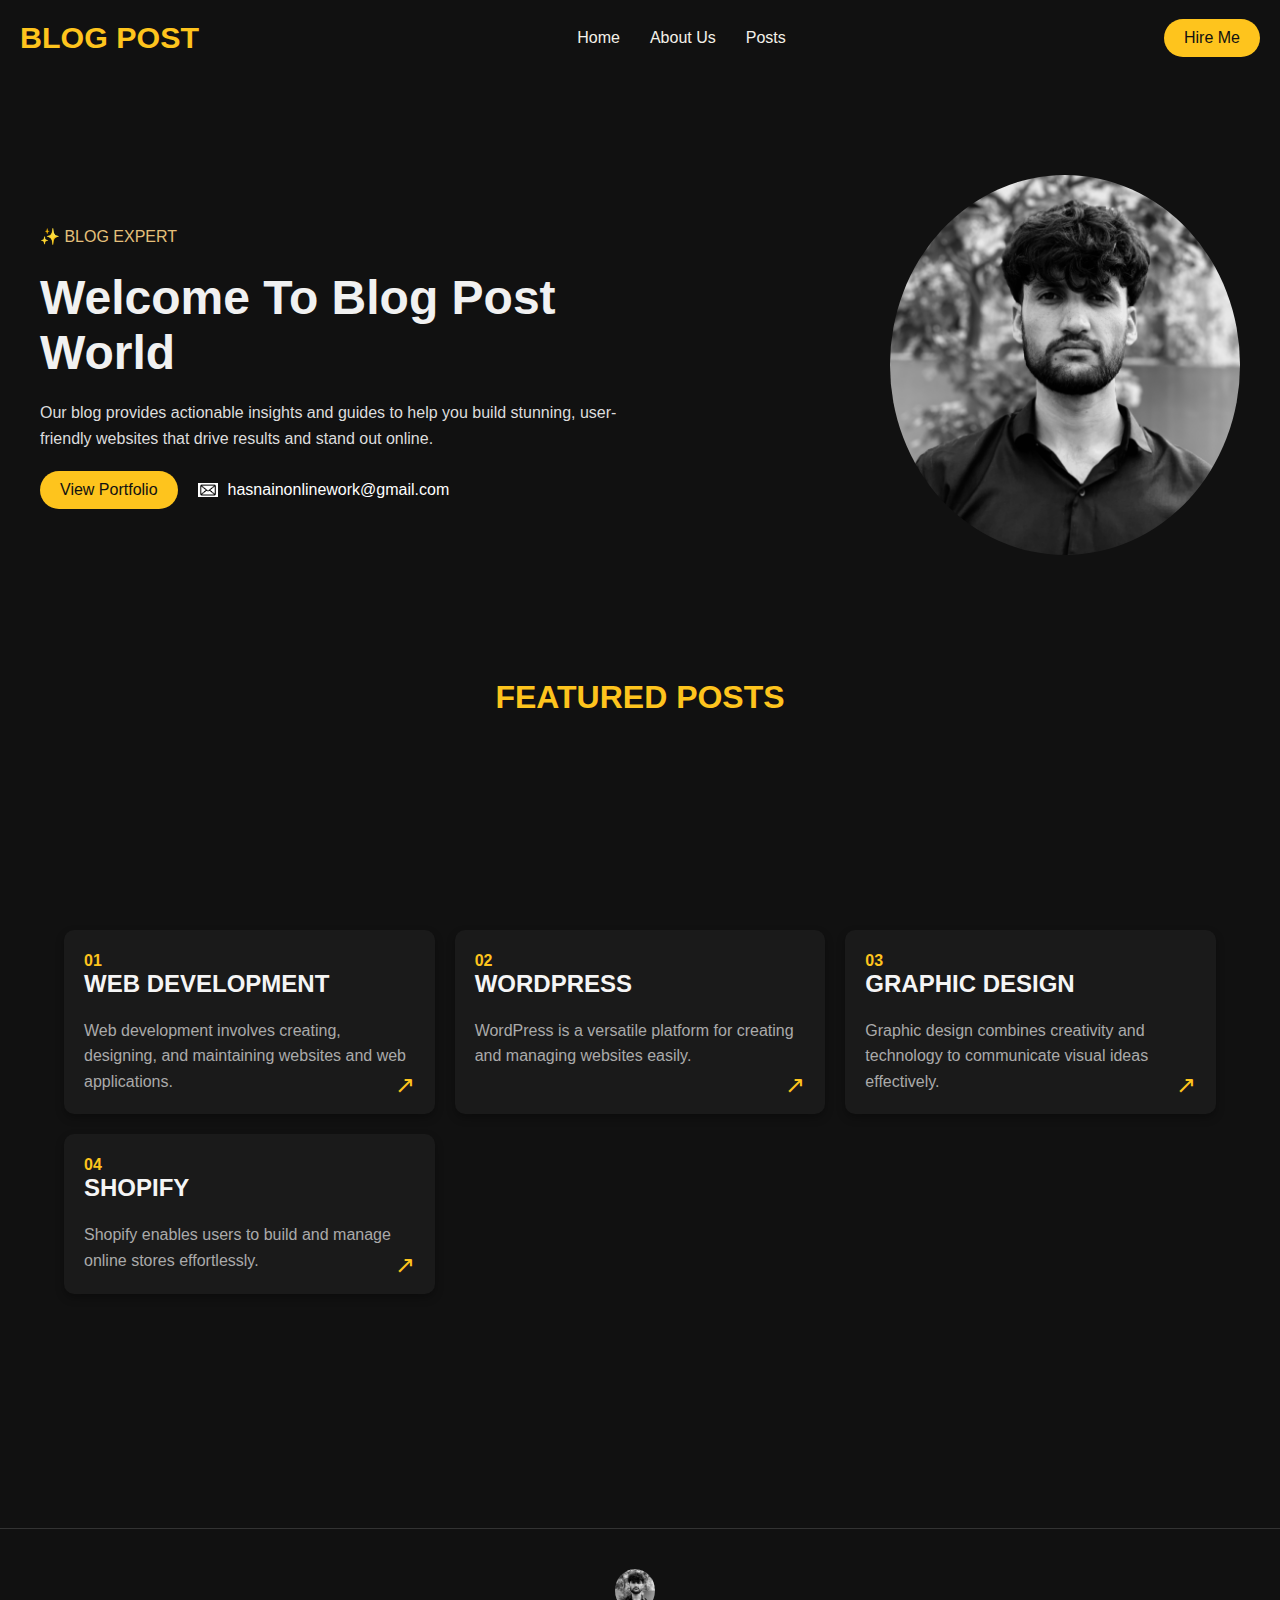
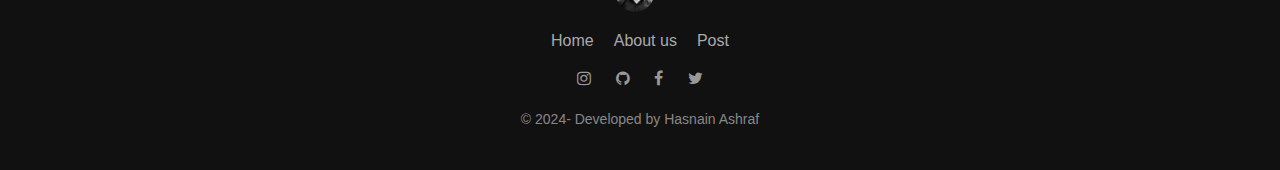
<file: index.html>
<!DOCTYPE html>
<html lang="en">
<head>
    <meta charset="UTF-8">
    <meta name="viewport" content="width=device-width, initial-scale=1.0">
    <link rel="stylesheet" href="css folder/style.css">
    <link rel="stylesheet" href="https://cdnjs.cloudflare.com/ajax/libs/font-awesome/4.7.0/css/font-awesome.min.css">
    <title>My Blog Posts</title>
    
</head>
<body>
    <header>
        <nav class="navbar">
            <div class="logo">
                <!-- <img src="images/logo.jpg" alt="Logo"> -->
                <h2 class="logo-head">BLOG POST</h2>
            </div>
            <ul class="nav-links">
                <li><a href="index.html">Home</a></li>
                <li><a href="aboutus.html">About Us</a></li>
                <li><a href="post.html">Posts</a></li>
            </ul>
            <div class="cta">
                <button class="hire-me-btn">Hire Me</button>
            </div>
        </nav>
    </header>
    <section class="hero">
        <div class="hero-content">
            <div class="hero-text">
                <p class="award">✨ BLOG EXPERT</p>
                <h1>Welcome To Blog Post World</h1>
                <p class="description">
                    Our blog provides actionable insights and guides to help you build stunning, user-friendly websites that drive results and stand out online.
                </p>
                <div class="cta-buttons">
                    <a href="#"><button  class="btn-portfolio" >View Portfolio</button></a>
                    <a href="#" class="contact-link">
                        <img src="images/png.png" alt="Email Icon" /> hasnainonlinework@gmail.com
                    </a>
                </div>
            </div>
            <div class="hero-image">
                <img src="images/hero-2.HEIC" alt="Visual Presentation of Brand Research" class="main-image">
                <!-- <div class="image-tags">
                    <span class="tag brand-research">Brand Research</span>
                    <span class="tag visual-presentation">Visual Presentation</span>
                </div> -->
            </div>
        </div>
    </section>

    <!-- card section -->
     <section>
        <h2 class="card-head">Featured Posts</h2>
    <div class="card-body">
        <div class="container">
            <div class="card">
                <div id="card-number1" class="card-number">01</div>
                <h2>WEB DEVELOPMENT</h2>
                <p>Web development involves creating, designing, and maintaining websites and web applications.</p>
                <a href="post.html"><div class="arrow">↗</div></a>
                <!-- <a href=""><button class="card-btn">Read More</button></a> -->
            </div>
    
            <div class="card">
                <div class="card-number">02</div>
                <h2>WORDPRESS</h2>
                <p>WordPress is a versatile platform for creating and managing websites easily.</p>
                <a href=""><div class="arrow">↗</div></a>
                <!-- <a href=""><button class="card-btn">Read More</button></a> -->
            </div>
    
            <div class="card">
                <div class="card-number">03</div>
                <h2>GRAPHIC DESIGN</h2>
                <p>Graphic design combines creativity and technology to communicate visual ideas effectively.</p>
                <a href=""><div class="arrow">↗</div></a>
                <!-- <a href=""><button class="card-btn">Read More</button></a> -->
            </div>
    
            <div class="card">
                <div class="card-number">04</div>
                <h2>SHOPIFY</h2>
                <p>Shopify enables users to build and manage online stores effortlessly.</p>
                <a href=""><div class="arrow">↗</div></a>
                <!-- <a href=""><button class="card-btn">Read More</button></a> -->
            </div>
        </div>
    </div>
</section>

 <!-- Footer Section -->
 <footer>
    <div class="footer-container">
        <div class="logo">
            <img src="images/hero-2.HEIC" alt="Logo"> <!-- Replace with your logo source -->
        </div>
        <ul class="footer-links">
            <li><a href="index.html">Home</a></li>
            <li><a href="aboutus.html">About us</a></li>
            <li><a href="post.html">Post</a></li>
        </ul>
        <div class="social-icons">
            <a href="#"><i class="fa fa-instagram"></i></a>
            <a href="#"><i class="fa fa-github"></i></a> 
            <a href="#"><i class="fa fa-facebook"></i></a>
            <a href="#"><i class="fa fa-twitter"></i></a>
        </div>
        <p class="copyright">
            © 2024- Developed by Hasnain Ashraf
        </p>
    </div>
</footer>
</body>
</html>
</file>
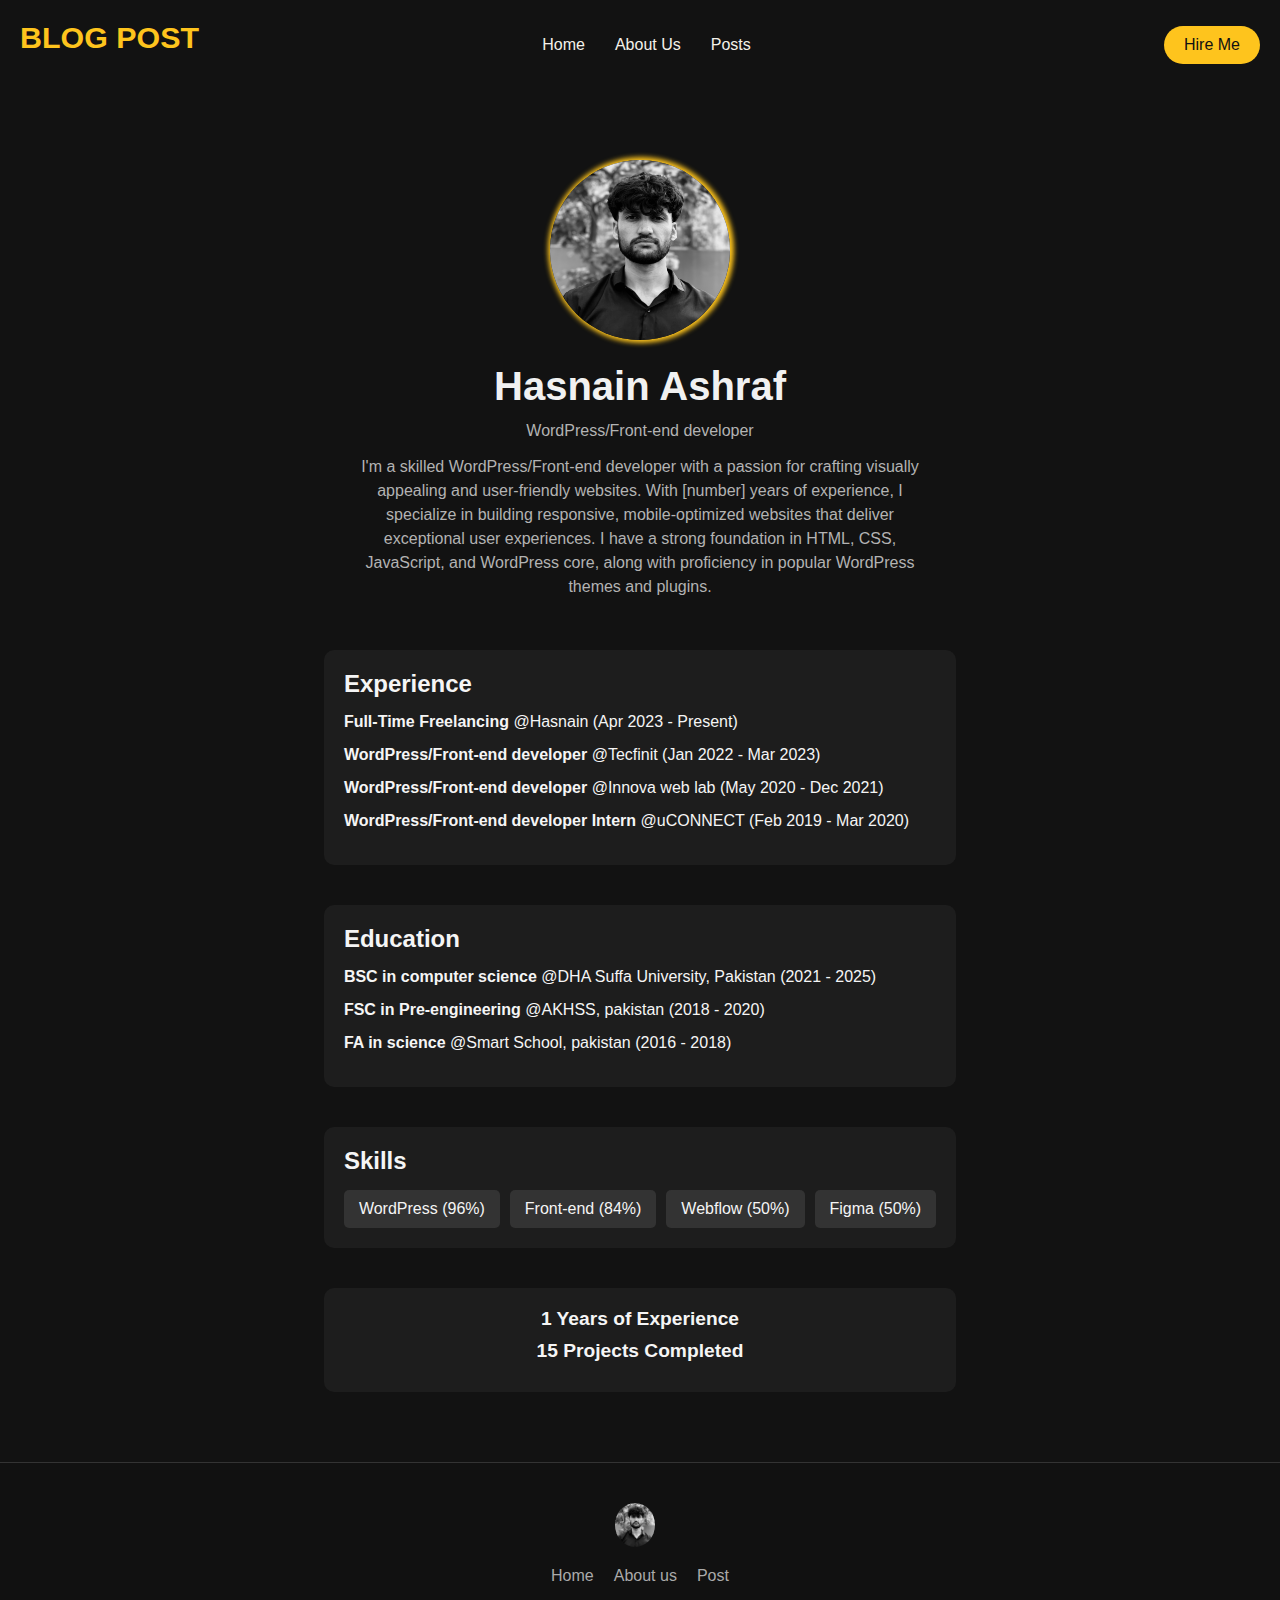
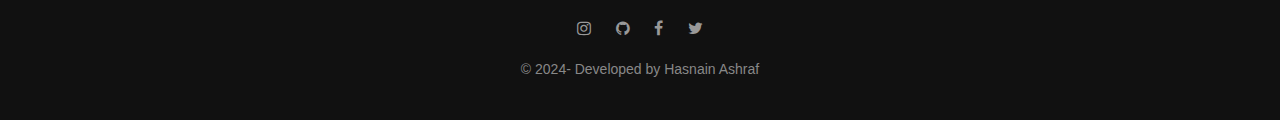
<file: aboutus.html>
<!DOCTYPE html>
<html lang="en">
<head>
    <meta charset="UTF-8">
    <meta name="viewport" content="width=device-width, initial-scale=1.0">
    <title>About Me</title>
    <link rel="stylesheet" href="css folder/about.css">
    <link rel="stylesheet" href="https://cdnjs.cloudflare.com/ajax/libs/font-awesome/4.7.0/css/font-awesome.min.css">
</head>
<body>
    <header>
        <nav class="navbar">
            <div class="logo">
                <!-- <img src="images/logo.jpg" alt="Logo"> -->
                <h2 class="logo-head">BLOG POST</h2>
            </div>
            <ul class="nav-links">
                <li><a href="index.html">Home</a></li>
                <li><a href="aboutus.html">About Us</a></li>
                <li><a href="post.html">Posts</a></li>
            </ul>
            <div class="cta">
                <button class="hire-me-btn">Hire Me</button>
            </div>
        </nav>
    </header>
    <section class="about-me">
        <div class="container">
            <div class="profile">
                <img src="images/hero-2.HEIC" alt="Profile Picture">
                <h1>Hasnain Ashraf</h1>
                <p>WordPress/Front-end developer</p>
                <p class="para-text">I'm a skilled WordPress/Front-end developer with a passion for crafting visually appealing and user-friendly websites. With [number] years of experience, I specialize in building responsive, mobile-optimized websites that deliver exceptional user experiences. I have a strong foundation in HTML, CSS, JavaScript, and WordPress core, along with proficiency in popular WordPress themes and plugins.               </p>
            </div>
            <div class="content">
                <div class="experience">
                    <h2>Experience</h2>
                    <ul>
                        <li><strong>Full-Time Freelancing</strong> @Hasnain (Apr 2023 - Present)</li>
                        <li><strong>WordPress/Front-end developer</strong> @Tecfinit (Jan 2022 - Mar 2023)</li>
                        <li><strong>WordPress/Front-end developer</strong> @Innova web lab (May 2020 - Dec 2021)</li>
                        <li><strong>WordPress/Front-end developer Intern</strong> @uCONNECT (Feb 2019 - Mar 2020)</li>
                    </ul>
                </div>
                <div class="education">
                    <h2>Education</h2>
                    <ul>
                        <li><strong>BSC in computer science</strong> @DHA Suffa University, Pakistan (2021 - 2025)</li>
                        <li><strong>FSC in Pre-engineering</strong> @AKHSS, pakistan (2018 - 2020)</li>
                        <li><strong>FA in science</strong> @Smart School, pakistan (2016 - 2018)</li>
                    </ul>
                </div>
                <div class="skills">
                    <h2>Skills</h2>
                    <div class="skills-list">
                        <span>WordPress (96%)</span>
                        <span>Front-end (84%)</span>
                        <span>Webflow (50%)</span>
                        <span>Figma (50%)</span>
                    </div>
                </div>
                <div class="stats">
                    <h2>1 Years of Experience</h2>
                    <h2>15 Projects Completed</h2>
                </div>
            </div>
        </div>
    </section>
    <!-- Footer Section -->
 <footer>
    <div class="footer-container">
        <div class="logo">
            <img src="images/hero-2.HEIC" alt="Logo"> <!-- Replace with your logo source -->
        </div>
        <ul class="footer-links">
            <li><a href="index.html">Home</a></li>
            <li><a href="aboutus.html">About us</a></li>
            <li><a href="post.html">Post</a></li>
        </ul>
        <div class="social-icons">
            <a href="#"><i class="fa fa-instagram"></i></a>
            <a href="#"><i class="fa fa-github"></i></a> 
            <a href="#"><i class="fa fa-facebook"></i></a>
            <a href="#"><i class="fa fa-twitter"></i></a>
        </div>
        <p class="copyright">
            © 2024- Developed by Hasnain Ashraf
        </p>
    </div>
</footer>
</body>
</html>
</file>
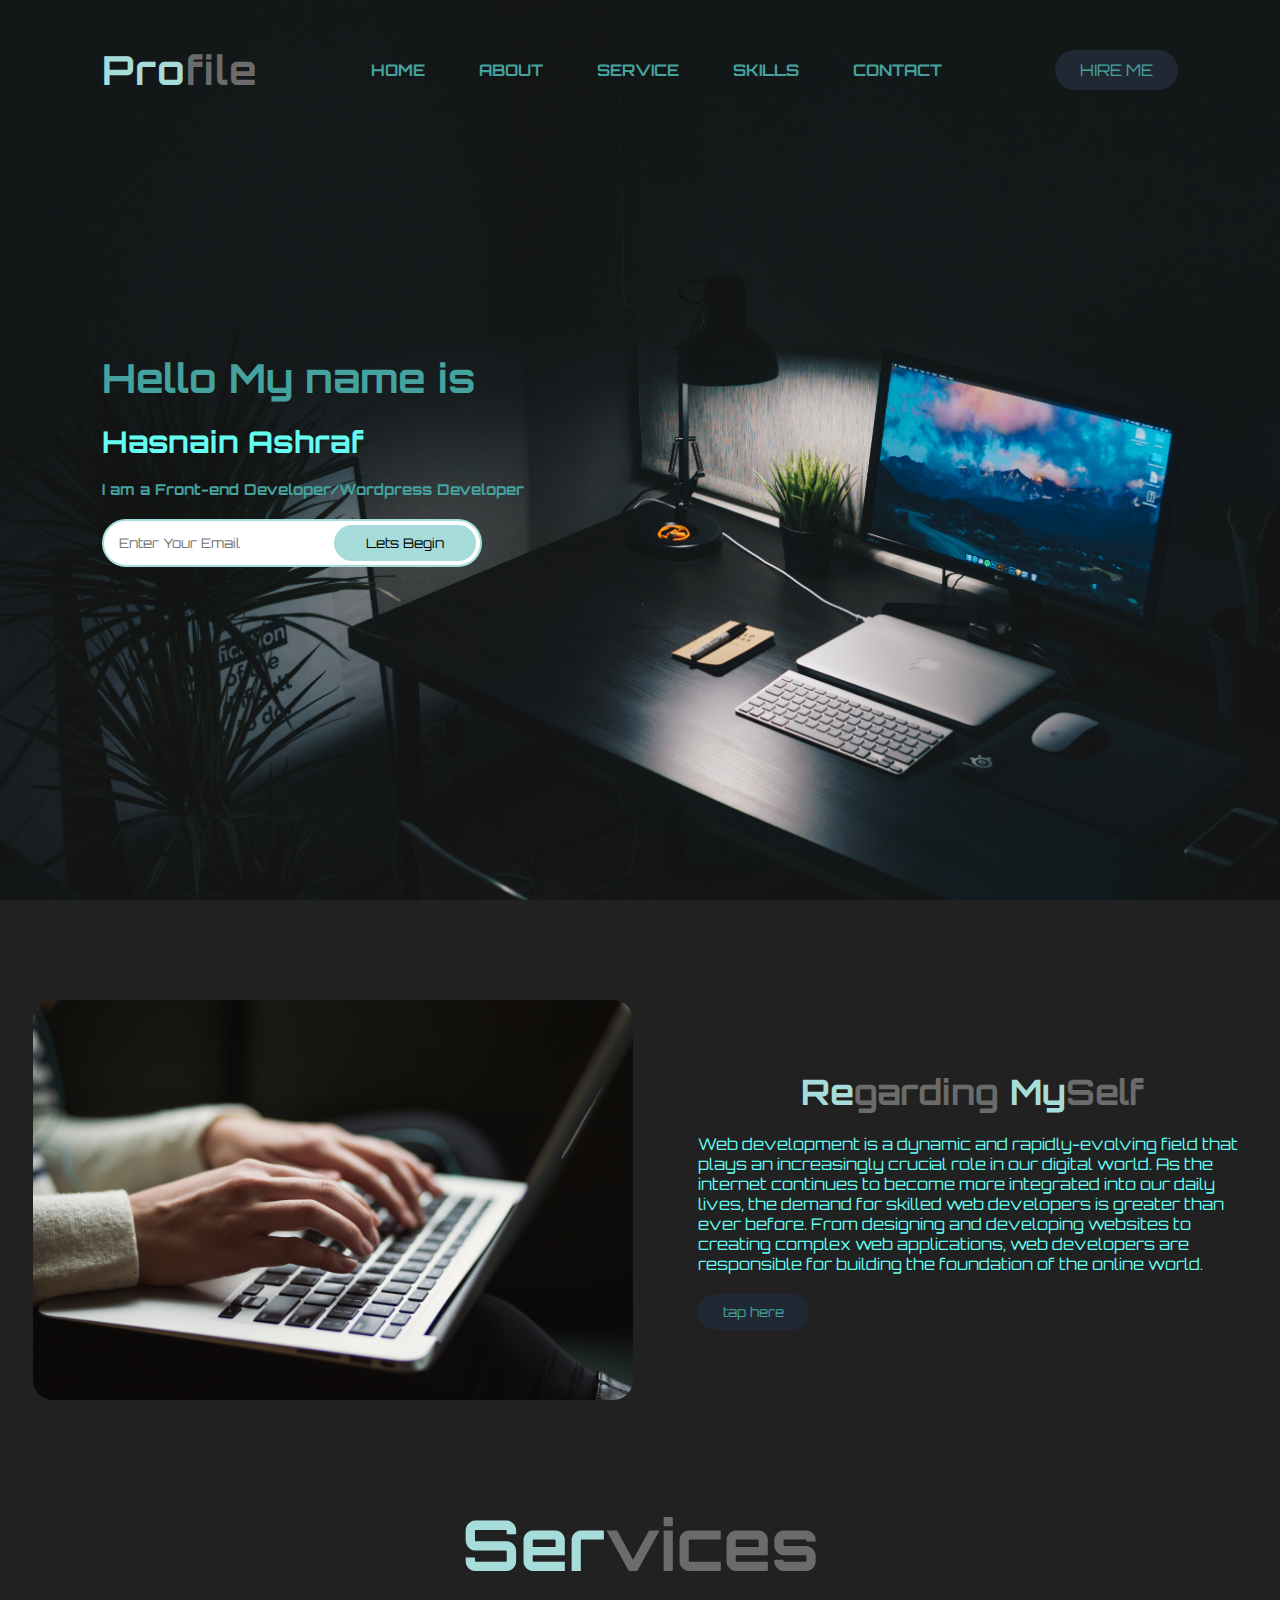
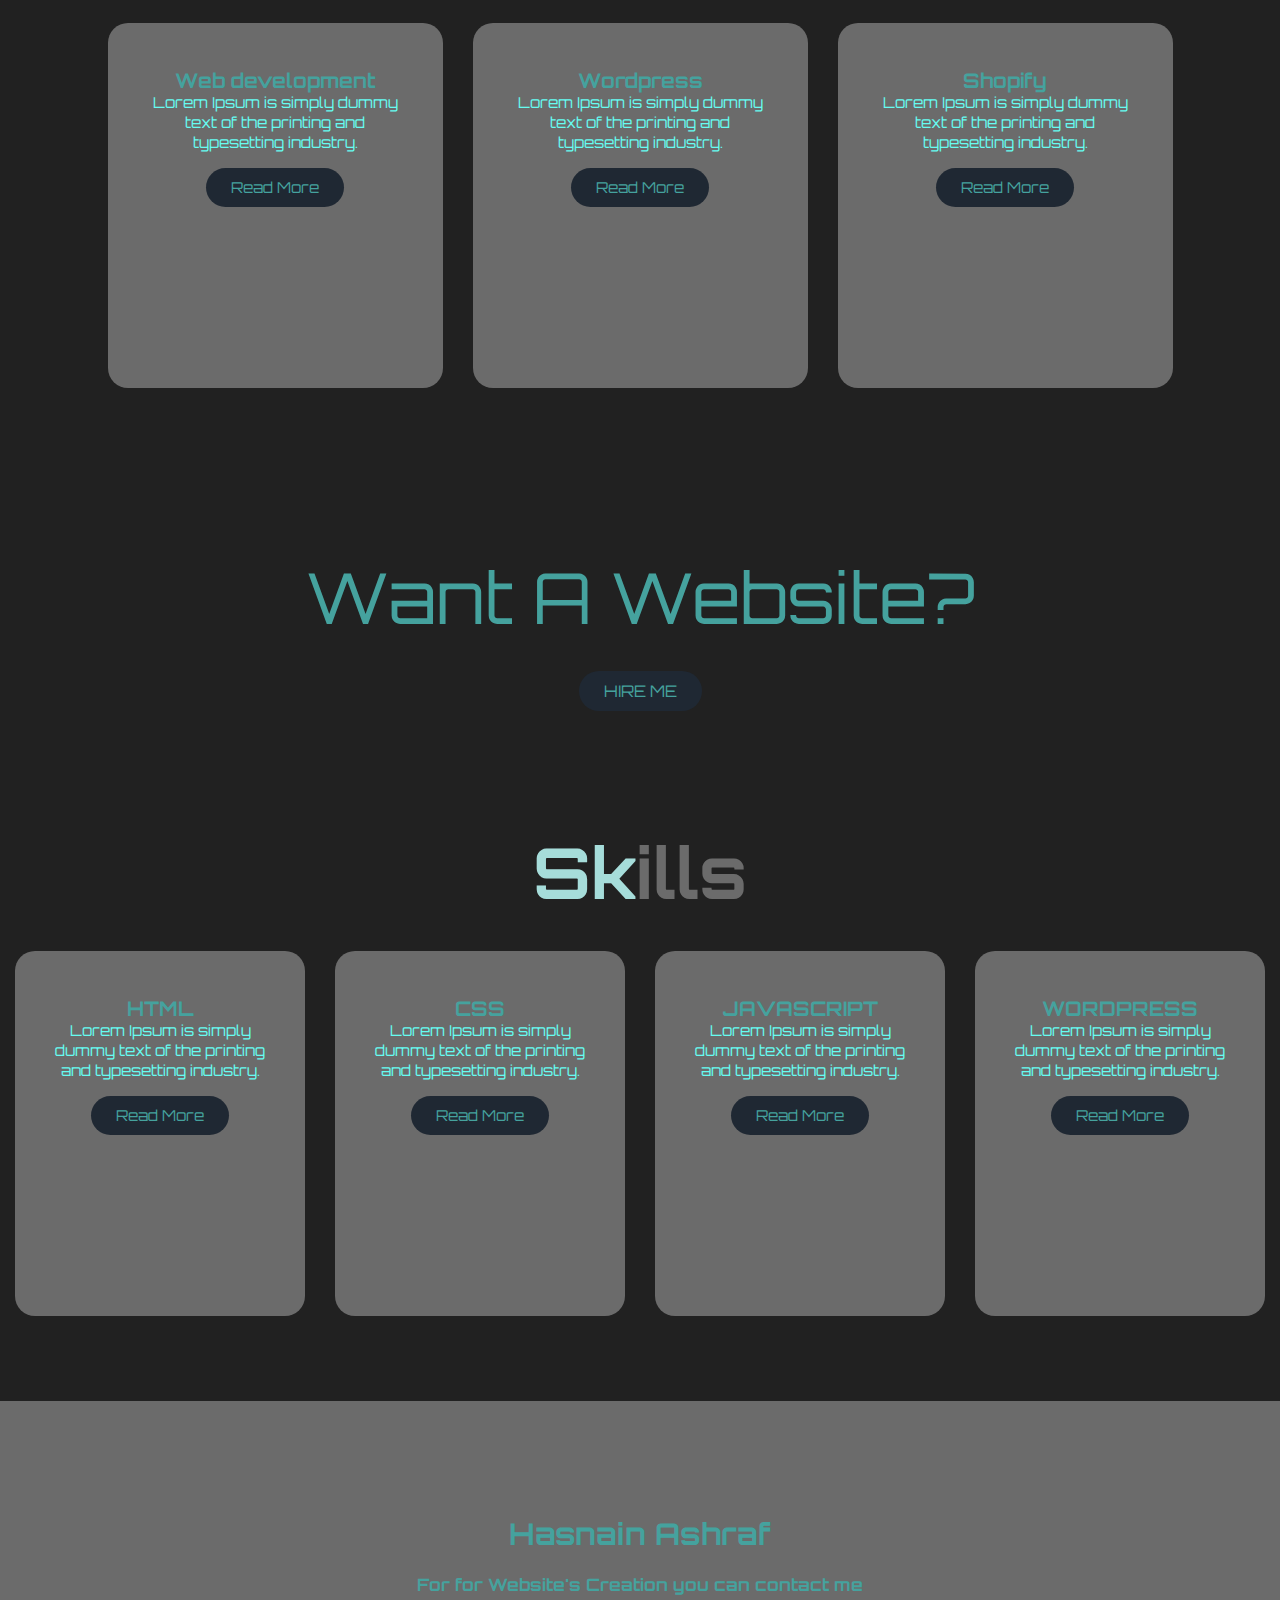
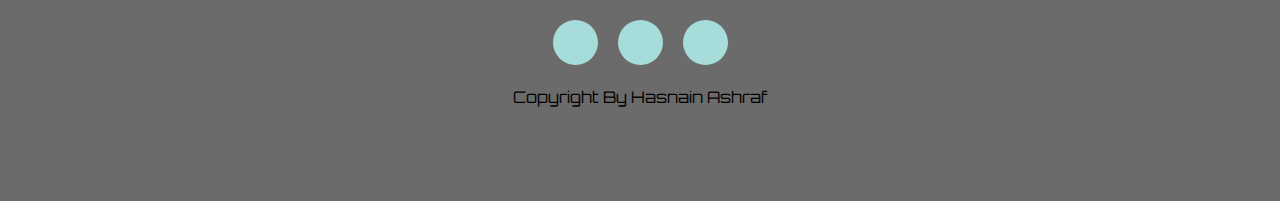
<file: home.html>
<!DOCTYPE html>
<html lang="en">
<head>
    <link rel="stylesheet" type="text/css" href="style.css">
    <link href="https://fonts.googleapis.com/css2?family=Alkatra:wght@600&family=Orbitron&family=Poppins:ital,wght@0,100;0,200;1,400&family=Roboto:wght@700&display=swap" rel="stylesheet">
    <meta charset="UTF-8">
    <link rel="stylesheet" href="https://cdnjs.cloudflare.com/ajax/libs/font-awesome/6.4.0/css/all.min.css" integrity="sha512-iecdLmaskl7CVkqkXNQ/ZH/XLlvWZOJyj7Yy7tcenmpD1ypASozpmT/E0iPtmFIB46ZmdtAc9eNBvH0H/ZpiBw==" crossorigin="anonymous" referrerpolicy="no-referrer" />
    <meta http-equiv="X-UA-Compatible" content="IE=edge">
    <meta name="viewport" content="width=device-width, initial-scale=1.0">
    <title>porfolio</title>
</head>
<body>
   
  <div class="div-1">
    <nav>
        <h2 class="logo"><span class="logostyle">Pro</span>file</h2>
        <ul>
            <li><a href="#">HOME</a></li>
            <li><a href="#About">ABOUT </a></li>
            <li><a href="#service">SERVICE</a></li>
            <li><a href="#skill">SKILLS</a></li>
            <li><a href="#contact">CONTACT </a></li>
        </ul>
        <a href="#" class="btn-1">HIRE ME</a>
    </nav>
<div class="me">
<h3>Hello My name is </h3>
<h4>Hasnain Ashraf</h4>
<h5>I am a Front-end Developer/Wordpress Developer</h5>
<div class="fo">
    <form>
        <input type="email" name="email" id="mail"
        placeholder="Enter Your Email">
        <input type="submit" value="Lets Begin">

    </form>
</div>
</div>  
</div>  




<section id="About" class="about">
    <div class="por-2">
     <img src="p4.jpg" class="img-2">
     <div class="txt-1">
     <h6 class="h-6"><span class="d-1">Re</span>garding <span class="d-2">My</span>Self</h6>
     <p>Web development is a dynamic and rapidly-evolving field that plays an increasingly crucial role in our digital world. As the internet continues to become more integrated into our daily lives, the demand for skilled web developers is greater than ever before. From designing and developing websites to creating complex web applications, web developers are responsible for building the foundation of the online world.</p>
    <button type="button" class="b-1">tap here</button> 
    </div>
    </div>
</section>



<section id="service" class="ser">
<div class="service">
    <div class="t">
        <h7><b><span class="d-3">Ser</span>vices</b></h7>
    </div>
    <div class="box">
        <div class="card">
            <i class="fa-solid fa-bars"></i>
            <h8 class="h-8">Web development</h8>
            <div class="pra">
                <p>
                    Lorem Ipsum is simply dummy text of the printing and typesetting industry.
                </p>
                <p style="text-align: center; color:  #66FCF1;">
                    <a class="button-4" href="#">Read More</a>
                </p>
            </div>
            
        </div>

        <div class="card">
            <i class="fa-solid fa-user"></i>
            <h8 class="h-8">Wordpress</h8>
            <div class="pra">
                <p>
                    Lorem Ipsum is simply dummy text of the printing and typesetting industry.
                </p>
                <p style="text-align: center; color:  #66FCF1;">
                    <a class="button-4" href="#">Read More</a>
                </p>
            </div>
            
        </div>
        <div class="card">
            <i class="fa-solid fa-bell"></i>
            <h8 class="h-8">Shopify</h8>
            <div class="pra">
                <p>
                    Lorem Ipsum is simply dummy text of the printing and typesetting industry.
                </p>
                <p style="text-align: center; color:  #66FCF1;">
                    <a class="button-4" href="#">Read More</a>
                </p>
            </div>
            
        </div>
        
    </div>
</div>
</section>

<div id="contact" class="contact-me">
    <p class="last">Want A Website?</p>
    <a href="#" class="btn-5">HIRE ME</a>
    </div>

<section id="skill" class="ser">
    <div class="service">
        <div class="t">
            <h7><b><span class="d-3">Sk</span>ills</b></h7>
        </div>
        <div class="box">
            <div class="card">
                <i class="fa-solid fa-bars"></i>
                <h8 class="h-8">HTML</h8>
                <div class="pra">
                    <p>
                        Lorem Ipsum is simply dummy text of the printing and typesetting industry.
                    </p>
                    <p style="text-align: center; color:  #66FCF1;">
                        <a class="button-4" href="#">Read More</a>
                    </p>
                </div>
                
            </div>
    
            <div class="card">
                <i class="fa-solid fa-user"></i>
                <h8 class="h-8">CSS</h8>
                <div class="pra">
                    <p>
                        Lorem Ipsum is simply dummy text of the printing and typesetting industry.
                    </p>
                    <p style="text-align: center; color:  #66FCF1;">
                        <a class="button-4" href="#">Read More</a>
                    </p>
                </div>
                
            </div>
            <div class="card">
                <i class="fa-solid fa-bell"></i>
                <h8 class="h-8">JAVASCRIPT</h8>
                <div class="pra">
                    <p>
                        Lorem Ipsum is simply dummy text of the printing and typesetting industry.
                    </p>
                    <p style="text-align: center; color:  #66FCF1;">
                        <a class="button-4" href="#">Read More</a>
                    </p>
                </div>
                
            </div>
            <div class="card">
                <i class="fa-solid fa-bell"></i>
                <h8 class="h-8">WORDPRESS</h8>
                <div class="pra">
                    <p>
                        Lorem Ipsum is simply dummy text of the printing and typesetting industry.
                    </p>
                    <p style="text-align: center; color:  #66FCF1;">
                        <a class="button-4" href="#">Read More</a>
                    </p>
                </div>
                
            </div>
            
        </div>
    </div>
    </section>



<!-- <div id="contact" class="contact-me">
<p class="last">Want A Website?</p>
<a href="#" class="btn-5">HIRE ME</a>
</div> -->


<footer>
    <p>Hasnain Ashraf</p>
    <p>For for Website's Creation you can contact me</p>
    <div class="socials">
    <a href="#"><span class="facebook"><i class="fa-brands fa-facebook"></span></i></a>
    <a href="#"><span class="insta"><i class="fa-brands fa-instagram"></span></i></a>
    <a href="#"><span class="twi"><i class="fa-brands fa-twitter"></span></i></a>
    </div>
    <p class="end">Copyright By Hasnain Ashraf</p>
</footer>
</body>
</html>
</file>
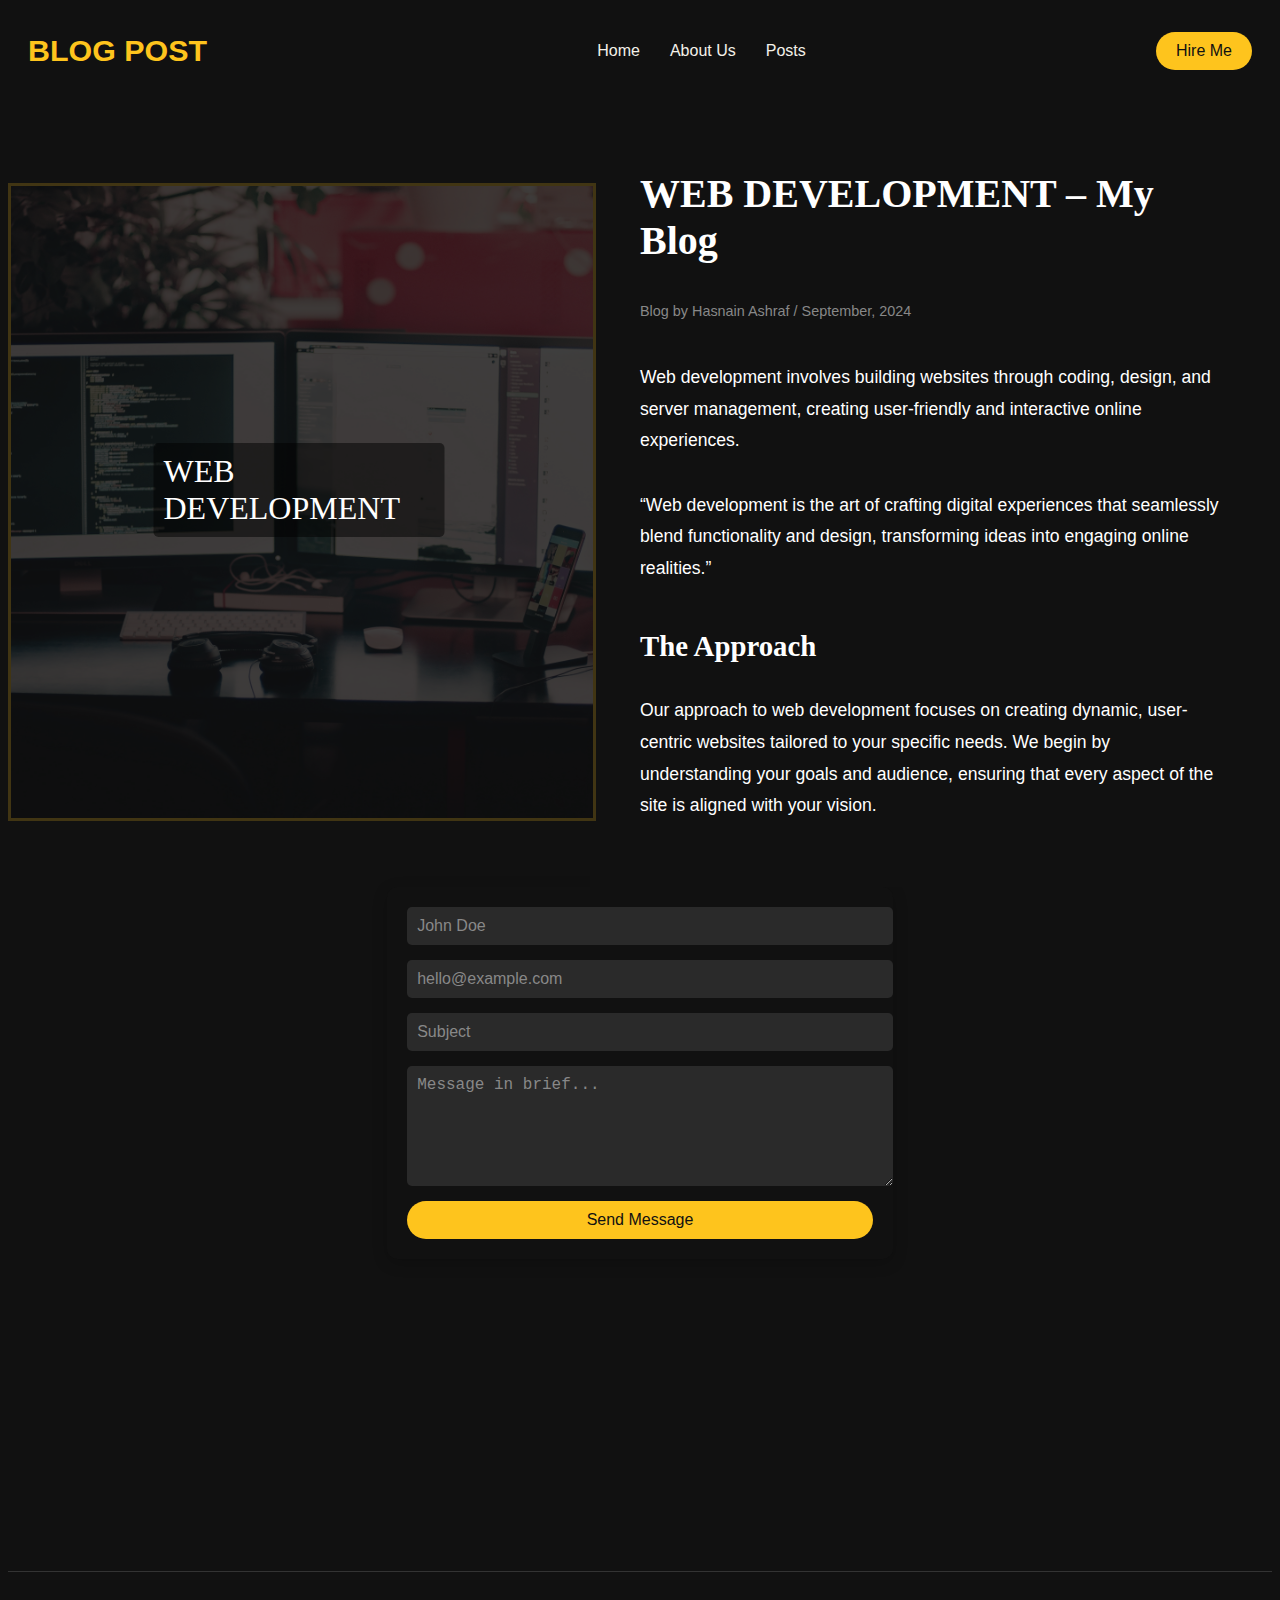
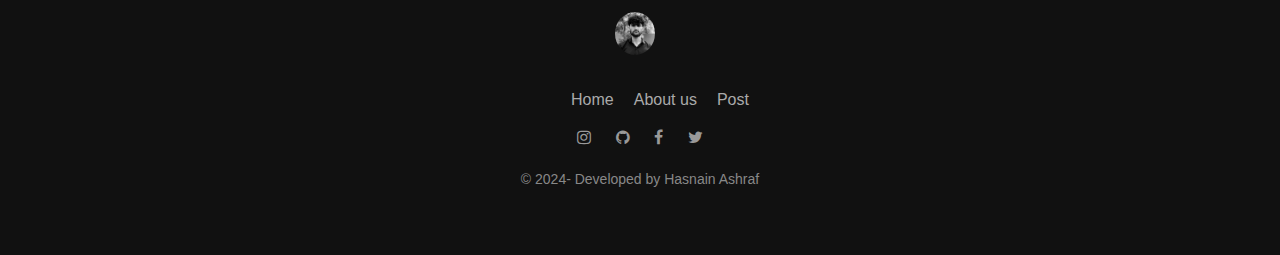
<file: post.html>
<!DOCTYPE html>
<html lang="en">
<head>
    <meta charset="UTF-8">
    <meta name="viewport" content="width=device-width, initial-scale=1.0">
    <link rel="stylesheet" href="css folder/post.css">
    <link rel="stylesheet" href="https://cdnjs.cloudflare.com/ajax/libs/font-awesome/4.7.0/css/font-awesome.min.css">
    <title>Posts</title>
</head>
<body>
    <header>
        <nav class="navbar">
            <div class="logo">
                <!-- <img src="images/logo.jpg" alt="Logo"> -->
                <h2 class="logo-head">BLOG POST</h2>
            </div>
            <ul class="nav-links">
                <li><a href="index.html">Home</a></li>
                <li><a href="aboutus.html">About Us</a></li>
                <li><a href="post.html">Posts</a></li>
            </ul>
            <div class="cta">
                <button class="hire-me-btn">Hire Me</button>
            </div>
        </nav>
    </header>
    <section id="post-1" class="post-content">
    <div class="container">
        <div class="image-section">
            <img src="images/w1.jpg" alt="Person holding feather" class="responsive-image">
            <div class="overlay-text">WEB DEVELOPMENT</div>
        </div>
        <div class="content-section">
            <h1>WEB DEVELOPMENT – My Blog</h1>
            <p class="date">Blog by Hasnain Ashraf / September, 2024</p>
            <p>
                Web development involves building websites through coding,
                design, and server management, creating user-friendly and
                interactive online experiences. 
            </p>
            <p>
                “Web development is the art of crafting digital experiences that seamlessly blend functionality and design,
                 transforming ideas into engaging online realities.”
            </p>
            <h2>The  Approach</h2>
            <p>
                Our approach to web development focuses on creating dynamic, user-centric websites
                tailored to your specific needs. We begin by understanding your goals and audience,
                ensuring that every aspect of the site is aligned with your vision.
            </p>
        </div>
    </div>
</section>

<!-- coment section -->
<section class="coment_sec">
    <div class="comment-form">
        <form>
            <input type="text" placeholder="John Doe" required>
            <input type="email" placeholder="hello@example.com" required>
            <input type="text" placeholder="Subject" required>
            <textarea placeholder="Message in brief..." required></textarea>
            <button class="comment-btn" type="submit">Send Message</button>
        </form>
    </div>
</section>




     <!-- Footer Section -->
 <footer>
    <div class="footer-container">
        <div class="logo">
            <img src="images/hero-2.HEIC" alt="Logo"> <!-- Replace with your logo source -->
        </div>
        <ul class="footer-links">
            <li><a href="index.html">Home</a></li>
            <li><a href="aboutus.html">About us</a></li>
            <li><a href="post.html">Post</a></li>
        </ul>
        <div class="social-icons">
            <a href="#"><i class="fa fa-instagram"></i></a>
            <a href="#"><i class="fa fa-github"></i></a> 
            <a href="#"><i class="fa fa-facebook"></i></a>
            <a href="#"><i class="fa fa-twitter"></i></a>
        </div>
        <p class="copyright">
            © 2024- Developed by Hasnain Ashraf
        </p>
    </div>
</footer>
</body>
</html>
</file>
<file: css folder/style.css>
/* Global Styles */
* {
    margin: 0;
    padding: 0;
    box-sizing: border-box;
    
}

body {
    font-family: 'Arial', sans-serif;
    background-color: #111;
    color: #fff;
}

/* Navbar Styles */
.navbar {
    display: flex;
    justify-content: space-between;
    align-items: center;
    padding: 20px;
    padding-top: 0px;
    background-color: #111;
    padding-bottom: 0px;
}

.logo {
    display: flex;
    align-items: center;
    justify-content: center;
}

.logo img {
    width: 40px; /* Adjust size as needed */
    margin-right: 10px;
    border-radius: 60%;
}
.nav-links {
    display: flex;
    list-style: none;
}

.nav-links li {
    margin: 0 15px;
}

.nav-links a {
    text-decoration: none;
    color: #F4F1E9;
    font-size: 1rem;
    transition: color 0.3s ease;
}

.nav-links a:hover {
    color: #ccc;
}

.cta {
    display: flex;
}
.logo-head{
    font-family: 'Arial', sans-serif;
    color: #FEC41D;
    font-size:1.9rem;
}
.hire-me-btn {
    background-color: #FEC41D; /* Beige button background */
    color: #111; /* Dark text on the button */
    padding: 10px 20px;
    border: none;
    border-radius: 25px;
    font-size: 1rem;
    cursor: pointer;
    transition: background-color 0.3s ease;
    
}

.hire-me-btn:hover {
    background-color: #ccc;
}

h1 {
    font-size: 3rem;
    font-weight: bold;
    color: #f1f1f1;
}

p {
    color: #aaa;
    line-height: 1.6;
}

/* Hero Section */
.hero {
    display: flex;
    justify-content: center;
    align-items: center;
    padding: 100px 20px;
    /* min-height: 100vh; */
    background-color: #111;
}

.hero-content {
    display: flex;
    justify-content: space-between;
    align-items: center;
    max-width: 1200px;
    width: 100%;
}

.hero-text {
    max-width: 600px;
}

.award {
    font-size: 1rem;
    color: #e5c07b;
    margin-bottom: 20px;
}

.description {
    margin: 20px 0;
    color: #ddd;
}

.cta-buttons {
    display: flex;
    align-items: center;
    gap: 20px;
}

.btn-portfolio {
    padding: 10px 20px;
    background-color: #FEC41D;
    border: none;
    border-radius: 20px;
    color: #111;
    font-size: 1rem;
    cursor: pointer;
    transition: background-color 0.3s;
}

.btn-portfolio:hover {
    background-color: #f0d992;
}

.contact-link {
    color: #fff;
    text-decoration: none;
    display: flex;
    align-items: center;
}

.contact-link img {
    width: 20px;
    margin-right: 10px;
}

/* Hero Image */
.hero-image {
    position: relative;
}

.hero-image .main-image {
    width: 350px;
    border-radius: 50%;
    
}

.image-tags {
    position: absolute;
    bottom: 10%;
    left: 10%;
}

.tag {
    background-color: rgba(229, 192, 123, 0.8);
    color: #111;
    padding: 5px 10px;
    border-radius: 20px;
    font-size: 0.8rem;
    margin-bottom: 10px;
    display: block;
}

.brand-research {
    position: absolute;
    left: -20px;
    top: 10px;
}

.visual-presentation {
    position: absolute;
    right: -20px;
    bottom: 20px;
}

/* card section of blog posts */

.card-head{
    color: #FEC41D;
    text-align: center;
    font-size: 2rem;
    text-transform: uppercase;
    
}.card-body{
    font-family: 'Arial', sans-serif;
    background-color: #111; /* Dark background as per the image */
    color: #eee; /* Light text color */
    display: flex;
    justify-content: center;
    align-items: center;
    height: 88vh;
    padding-bottom: 40px;
}
.container {
    display: grid;
    grid-template-columns: repeat(auto-fit, minmax(300px, 1fr));
    gap: 20px;
    width: 90%;
    max-width: 1200px;
}

.card {
    background-color: #1a1a1a;
    padding: 20px;
    border-radius: 10px;
    position: relative;
    box-shadow: 0 4px 8px rgba(0, 0, 0, 0.3);
    transition: transform 0.3s ease;
}

.card:hover {
    transform: translateY(-10px);
}

.card-number {
    position: absolute;
    top: 22px;
    left: 20px;
    font-size: 16px;
    font-weight: bold;
    color: #FEC41D;
}

h2 {
    margin: 20px 0;
    font-size: 24px;
    color: #f5f5f5;
}

p {
    font-size: 16px;
    color: #aaa;
}

.arrow {
    position: absolute;
    bottom: 15px;
    right: 20px;
    font-size: 24px;
    color: #FEC41D;
    transition: color 0.3s ease;
}

.arrow:hover {
    color: #fff;
}
/* .card-btn{
    background-color: #FEC41D;
    color: #111;
    padding: 5px 8px;
    border: none;
    border-radius: 25px;
    font-size: 0.5rem;
    cursor: pointer;
    transition: background-color 0.3s ease;
    margin-top: 15px;
} */

/* .card-btn:hover{
    background-color: white;
    color: #FEC41D;
} */
/* Footer Styles */
footer {
    background-color: #111;
    padding: 40px 0;
    text-align: center;
    border-top: 1px solid #333; /* Subtle border at the top */
}

.footer-container {
    max-width: 1200px;
    margin: 0 auto;
    padding: 0 20px;
}

.logo img {
    width: 40px;
    margin-bottom: 20px;
}

.footer-links {
    list-style: none;
    margin-bottom: 20px;
    display: flex;
    justify-content: center;
    gap: 20px;
}

.footer-links li {
    display: inline;
}

.footer-links a {
    text-decoration: none;
    color: #aaa;
    font-size: 16px;
    transition: color 0.3s ease;
}

.footer-links a:hover {
    color: #fff;
}

/* Social Icons */
.social-icons {
    margin-bottom: 20px;
}

.social-icons a {
    margin: 0 10px;
    display: inline-block;
    color: #999;
    transition: color 0.3s ease;
}

.social-icons a:hover {
    color: #fff;
}

.social-icons img {
    width: 24px;
    height: 24px;
}

/* Copyright */
footer p {
    font-size: 14px;
    color: #888;
}

/* Responsive Design */
@media (max-width: 768px) {
    .nav-links {
        display: none;
    }
    .navbar {
        flex-direction: row;
    }
    .cta {
        margin-top: 10px;
    }
    .hero-content {
        flex-direction: column;
        text-align: center;
    }

    h1 {
        font-size: 2rem;
    }

    .hero-image {
        margin-top: 30px;
    }

    .hero-image .main-image {
        width: 250px;
    }
    .container {
        grid-template-columns: 1fr;
    }
    .footer-links {
        flex-direction: column;
        gap: 10px;
    }
    .card-body{
        /* height: 94vh; */
        /* padding-bottom: 20px; */
        min-height: 170vh;
    }
    /* .hero{
        min-height: 100vh;
    }  */
}

@media (max-width: 480px) {
    .logo span {
        font-size: 1rem;
        text-align: center;
    }
    .hire-me-btn {
        padding: 8px 16px;
        font-size: 0.9rem;
    }
}
@media (max-width: 350px) {
    .logo span {
        font-size: 1.0rem;
        text-align: center;
    }
    .hire-me-btn {
       display: none;
    }
    .card-body{
        /* height: 94vh; */
        /* padding-bottom: 20px; */
        min-height: 200vh;
    }
    .logo-head{
        font-size: 1.8rem;
       padding-left: 20px;
    }
}
@media  (max-width:400px){
    .hero-text{
        display: none;
    }

}
</file>
<file: css folder/about.css>
* {
    margin: 0;
    padding: 0;
    box-sizing: border-box;
}

body {
    font-family: 'Arial', sans-serif;
    background-color: #121212;
    color: #f5f5f5;
}
/* Navbar Styles */
.navbar {
    display: flex;
    justify-content: space-between;
    align-items: center;
    padding: 20px;
    /* padding-top: 0px; */
    background-color: #121212;
    /* padding-bottom: 0px; */
}

.logo {
    display: flex;
    align-items: center;
    justify-content: center;
}

.logo img {
    width: 40px; /* Adjust size as needed */
    margin-right: 10px;
    border-radius: 60%;
}
.nav-links {
    display: flex;
    list-style: none;
    padding-right: 70px;
}

.nav-links li {
    margin: 0 15px;
}

.nav-links a {
    text-decoration: none;
    color: #F4F1E9;
    font-size: 1rem;
    transition: color 0.3s ease;
}

.nav-links a:hover {
    color: #ccc;
}

.cta {
    display: flex;
}
.logo-head{
    font-family: 'Arial', sans-serif;
    color: #FEC41D;
    font-size:1.9rem;
}
.hire-me-btn {
    background-color: #FEC41D; /* Beige button background */
    color: #111; /* Dark text on the button */
    padding: 10px 20px;
    border: none;
    border-radius: 25px;
    font-size: 1rem;
    cursor: pointer;
    transition: background-color 0.3s ease;
    
}

.hire-me-btn:hover {
    background-color: #ccc;
}

/*  */

h1 {
    font-size: 3rem;
    font-weight: bold;
    color: #f1f1f1;
}

p {
    color: #aaa;
    line-height: 1.6;
}
.container {
    display: flex;
    flex-direction: column;
    align-items: center;
    padding: 20px;
}

.about-me {
    max-width: 1200px;
    margin: 0 auto;
    padding: 50px 0;
}
.para-text{
    /* width: 50%; */
    padding: 1% 25%;
}
.profile {
    text-align: center;
}

.profile img {
    width: 180px;
    height: 180px;
    border-radius: 50%;
    margin-bottom: 20px;
    box-shadow:  #FFC51D 1px 0px 5px 3px;
}

.profile h1 {
    font-size: 2.5rem;
    margin-bottom: 10px;
}

.profile p {
    font-size: 1rem;
    color: #b3b3b3;
    line-height: 1.5;
}

.content {
    display: grid;
    grid-template-columns: repeat(auto-fit, minmax(300px, 1fr));
    gap: 40px;
    margin-top: 40px;
}

h2 {
    font-size: 1.5rem;
    margin-bottom: 15px;
}

.experience, .education, .skills, .stats {
    background-color: #1d1d1d;
    padding: 20px;
    border-radius: 10px;
}

ul {
    list-style: none;
}

ul li {
    margin-bottom: 15px;
}

.skills-list {
    display: flex;
    flex-wrap: wrap;
    gap: 10px;
}

.skills-list span {
    background-color: #333;
    padding: 10px 15px;
    border-radius: 5px;
}

.stats h2 {
    text-align: center;
    font-size: 1.2rem;
    margin-bottom: 10px;
}
/* Footer Styles */
footer {
    background-color: #111;
    padding: 40px 0;
    text-align: center;
    border-top: 1px solid #333; /* Subtle border at the top */
}

.footer-container {
    max-width: 1200px;
    margin: 0 auto;
    padding: 0 20px;
}

.logo img {
    width: 40px;
    margin-bottom: 20px;
}

.footer-links {
    list-style: none;
    margin-bottom: 20px;
    display: flex;
    justify-content: center;
    gap: 20px;
}

.footer-links li {
    display: inline;
}

.footer-links a {
    text-decoration: none;
    color: #aaa;
    font-size: 16px;
    transition: color 0.3s ease;
}

.footer-links a:hover {
    color: #fff;
}

/* Social Icons */
.social-icons {
    margin-bottom: 20px;
}

.social-icons a {
    margin: 0 10px;
    display: inline-block;
    color: #999;
    transition: color 0.3s ease;
}

.social-icons a:hover {
    color: #fff;
}

.social-icons img {
    width: 24px;
    height: 24px;
}

/* Copyright */
footer p {
    font-size: 14px;
    color: #888;
}
/* Responsive Design */
@media (max-width: 768px) {
    .nav-links {
        display: none;
    }
    .navbar {
        flex-direction: row;
    }
    .cta {
        margin-top: 10px;
    }
    .hero-content {
        flex-direction: column;
        text-align: center;
    }

    h1 {
        font-size: 2rem;
    }

    .hero-image {
        margin-top: 30px;
    }

    .hero-image .main-image {
        width: 250px;
    }
    .container {
        grid-template-columns: 1fr;
    }
    .footer-links {
        flex-direction: column;
        gap: 10px;
    }
    .content {
        grid-template-columns: 1fr;
    }
    /* .cta-buttons{
        justify-content: center;
    } */
}

@media (max-width: 480px) {
    .logo span {
        font-size: 1rem;
        text-align: center;
    }
    .hire-me-btn {
        padding: 8px 16px;
        font-size: 0.9rem;
    }
}
@media (max-width: 350px) {
    .logo span {
        font-size: 1.0rem;
        text-align: center;
    }
    .hire-me-btn {
        padding: 8px 10px;
        font-size: 0.8rem;
        display: none;
    }
    .logo-head{
        padding-left: 40px;
        font-size: 1.8rem;
    }
}
</file>
<file: style.css>
*{
    padding: 0;
    margin: 0;
    box-sizing: border-box;
    font-family: 'Orbitron', sans-serif
}
/* .div-1 nav{
    position: fixed;
   background-color: white;
   width: 100%;
   border-radius: 50px;
    
} */
.div-1{
   height: 100vh;
   width: 100%;
   background-image: url(p3.jpg);
   background-size: cover;
   background-position: center;
   

}
.logo{
    color: #6b6b6b;
    font-size: 40px;
    letter-spacing: 1px;
    cursor: pointer;
    
    
}
.logostyle{
    color:  rgb(166, 221, 218) ;
}
nav{
    display: flex;
    align-items: center;
    justify-content: space-between;
    padding-left: 8%;
    padding-top: 45px;
    padding-right: 8%;

}
nav ul li{
    list-style: none;
    display: inline-block;
    padding: 10px 25px;     
}
nav ul li a{
    color:  #45A29E;
    text-decoration: none;
    font-weight: bold;
    transition: transform;
    transition: 0.4s;
    
}
nav ul li a:hover{
    color:rgb(166, 221, 218) ;
    
    
    transform:scale(1.2);

}
.btn-1{
    background-color: #1F2833 ;
    color: #45A29E;
    text-decoration: none;
    border:2px ;
    padding: 10px 25px;
    border-radius: 30px;
    transition: transform .4s;
}
.btn-1:hover{
    transform: scale(1.5);
    background-color: #66FCF1;
    
}
.me{
    position: absolute;
    top: 50%;
    left: 8%;
    transform: translateY(-50%); 

}
h3{
    margin: 20px 0px 20px;
    font-size:40px ;
    color:  #45A29E;
}
h4{
    font-size: 30px;
    margin: 20px 0px 20px ;
    color:  #66FCF1;
    
}
h5{
    font-size: 15px;
    margin: 20px 0px 20px ;
    color:  #45A29E;
}
.fo form{
   width: 380px; 
   max-width: 100%;
   position: relative;
   
}
.fo form input:first-child{
    display: inline-block;
    width: 100%;
    padding: 14px 130px 14px 15px;
    border: 2px solid rgb(166, 221, 218) ;
    border-radius: 30px;
}
.fo form input:last-child{
    position: absolute;
    display: inline-block;
    outline: none;
    border: solid 2px;
    padding: 8px 30px ;
    border-radius: 30px;
    background-color:rgb(166, 221, 218)  ;
    border-color: rgb(166, 221, 218) ;;
    top: 6px;
    right: 6px;
    color: black;
}

.about{
    width: 100%;
    padding: 100px 0px;
    background-color: #212121;
    
}

.about img{

    height: auto;
    width: 600px;
    border-radius: 20px;
}
.txt-1{
    width: 550px;
}
.txt-1 p{
    color:#66FCF1;
}
.por-2{
    width: 1300px;
    max-width: 100%;
    margin: 0 auto;
    display: flex;
    align-items: center;
    justify-content: space-around;

}
.d-1{
    color: rgb(166, 221, 218);
}
.d-2{
   color:rgb(166, 221, 218);
}
.h-6{
    font-size: 35px;
    margin: 20px 0px 20px;
    color:#6b6b6b;
    text-align: center;
 
}

.b-1{
    background-color:  #1F2833 ;
    color:#45A29E;
    text-decoration: none;
    border:2px ;
    padding: 10px 25px;
    margin: 20px 0px 20px;
    border-radius: 30px;
    transition: transform .4s;

}
.b-1:hover{
    transform: scale(1.5);
    background-color:  #66FCF1;
    cursor: pointer;
}
.ser{
    
     background-color: #212121;
}
.t{
    font-size: 70px;
    margin: 20px 0px 20px;
    color: #6b6b6b;
    text-align: center;
    margin: 30px auto;
    width: 1130px;
    margin: 0px;
    padding-left: 150px;
}




.d-3{
    color:rgb(166, 221, 218);
}
.box{
    display: flex;
    justify-content: center;
    align-items: center;
    min-height: 400px;
    padding-top: 20px;
    padding-bottom: 70px;
}
.h-8{
    font-weight: bold;
    font-size: 20px;
    color:  #45A29E;
    margin-bottom: 15px;    
}
.card{
    height: 365px;
    width: 335px;
    padding: 20px 35px;
    border-radius: 20px;
    margin: 15px;
    position: relative;
    overflow: hidden;
    text-align: center;
    background-color: #6b6b6b;
}
.card i{
    font-size : 50px;
    display: block;
    text-align: center;
    margin: 25px 0px;
    color:  #1F2833;

}
.card p{
    text-align: center; 
    color:  #66FCF1;
}
.pra p{
    font-size: 15px;
    line-height: 20px;
    margin-bottom: 25px;
}
.card .button-4{
    background-color: #1F2833 ;
    color: #45A29E;
    text-decoration: none;
    border:2px ;
    padding: 10px 25px;
    margin: 20px 0px 20px;
    border-radius: 30px;
    transition:.4s;
}
.card .button-4:hover{
    transform: scale(1.5);
    background-color: #66FCF1;
    cursor: pointer;
}
.contact-me{
    width: 100%;
    height: 355px;
    display: flex;
    align-items: center;
    flex-direction: column;
    background-color: #212121;
    padding-top: 50px;
    
 
}

.last{
    font-size: 70px;
    margin: 20px 0px 20px;
    color: #45A29E;
    text-align: center;
    margin: 30px auto;
    width: 1130px;
}
.contact-me .btn-5{
    background-color:  #1F2833 ;
    color:#45A29E;
    text-decoration: none;
    border:2px ;
    padding: 10px 25px;
    border-radius: 30px;
    transition: transform .4s;
}
.contact-me .btn-5:hover{
    transform: scale(1.5);
    background-color:  #66FCF1;
}
footer{
    position: relative;
    width: 100%;
    height: 400px;
    display: flex;
    flex-direction: column;
    align-items: center;
    justify-content: center;
    background-color: #6b6b6b;
}
footer p:nth-child(1){
    font-size: 30px;
    margin: 20px;
    font-weight: bold;
    color: #45A29E;;
}
footer p:nth-child(2){
    font-size: 17px;
    width: 500px;
    text-align: center;
    line-height: 26px;
    font-weight: bold;
    color: #45A29E;;

}
.socials{
    display: flex;
}
.socials a{
    width: 45px;
    height: 45px;
    display: flex;
    align-items: center;
    justify-content: center;
    background-color: rgb(166, 221, 218);
    border-radius: 50%;
    margin: 22px 10px;
    color: grey;
    text-decoration: none;
    font-size: 20px;
    transition: transform .4s;
        
}
.socials a:hover{
    transform: scale(1.5);
    background-color: black;
}
.facebook{
    color: #4267B2;
}
.insta{
    color: #fa7e1e ;
}
.twi{
    color: #00acee;
}
@media (max-width: 768px) {
    .sidebar {
      display: none;
    }
  }
</file>
<file: css folder/post.css>
/* Global Styles */


body {
    font-family: 'Arial', sans-serif;
    background-color: #111;
    color: white;
    /* color: #fff; */
    /* line-height: 1.6; */
}

/* Navbar Styles */
.navbar {
    display: flex;
    justify-content: space-between;
    align-items: center;
    padding: 20px;
    padding-top: 0px;
    background-color: #111;
    padding-bottom: 0px;
}

.logo {
    display: flex;
    align-items: center;
    justify-content: center;
}

.logo img {
    width: 40px; /* Adjust size as needed */
    margin-right: 10px;
    border-radius: 60%;
}
.nav-links {
    display: flex;
    list-style: none;
}

.nav-links li {
    margin: 0 15px;
}

.nav-links a {
    text-decoration: none;
    color: #F4F1E9;
    font-size: 1rem;
    transition: color 0.3s ease;
}

.nav-links a:hover {
    color: #ccc;
}

.cta {
    display: flex;
}
.logo-head{
    font-family: 'Arial', sans-serif;
    color: #FEC41D;
    font-size:1.9rem;
}
.hire-me-btn {
    background-color: #FEC41D; /* Beige button background */
    color: #111; /* Dark text on the button */
    padding: 10px 20px;
    border: none;
    border-radius: 25px;
    font-size: 1rem;
    cursor: pointer;
    transition: background-color 0.3s ease;
    
}

.hire-me-btn:hover {
    background-color: #ccc;
}


/*  */


.container {
    display: flex;
    flex-direction: row;
    /* height: 100vh; */
    /* justify-content: center; */
}

.image-section {
    position: relative;
    width: 50%;
    /* height: 50%; */
    padding-top: 90px;
    padding-bottom: 72px;
    
    
}

.responsive-image {
    width: 100%;
    height: 100%;
    object-fit: cover;
    opacity: 0.2;
    border: #FEC41D solid;
}

.overlay-text {
    position: absolute;
    top: 50%;
    left: 50%;
    transform: translate(-50%, -50%);
    color: white;
    font-size: 2rem;
    background-color: rgba(0, 0, 0, 0.5);
    padding: 10px;
    border-radius: 5px;
    font-family: 'Georgia', serif;
}

.content-section {
    padding: 50px;
    width: 50%;
    background-color: #111;
    display: flex;
    flex-direction: column;
    justify-content: center;
}

.content-section h1 {
    font-size: 2.5rem;
    margin-bottom: 20px;
    font-family: 'Georgia', serif;
}

.date {
    font-size: 0.9rem;
    margin-bottom: 20px;
    color: #888;
}

.content-section h2 {
    font-size: 1.8rem;
    margin-top: 30px;
    margin-bottom: 15px;
    font-family: 'Georgia', serif;
}

p {
    font-size: 1.1rem;
    line-height: 1.8;
    margin-bottom: 15px;
}

/* coment section */

.comment-form {
    background-color: #1d1d1d;
    padding: 20px;
    border-radius: 10px;
    box-shadow: 0 4px 15px rgba(0, 0, 0, 0.2);
}

form {
    display: flex;
    flex-direction: column;
    gap: 15px;
}

input, textarea {
    width: 100%;
    padding: 10px;
    background-color: #2a2a2a;
    border: none;
    border-radius: 5px;
    color: #e0e0e0;
    font-size: 1rem;
}

input::placeholder, textarea::placeholder {
    color: #888;
}

textarea {
    resize: vertical;
    height: 100px;
}

button {
    background-color: #fff;
    color: #1d1d1d;
    border: none;
    border-radius: 20px;
    padding: 10px 20px;
    font-size: 1rem;
    cursor: pointer;
    transition: background-color 0.3s ease;
}

button:hover {
    background-color: #f1f1f1;
}


.coment_sec{
    padding-left: 30%;
    padding-right: 30%;
    height: 76vh;
}

.comment-btn{
    background-color: #FEC41D; /* Beige button background */
    color: #111; /* Dark text on the button */
    padding: 10px 20px;
    border: none;
    border-radius: 25px;
    font-size: 1rem;
    cursor: pointer;
    transition: background-color 0.3s ease;
    
}
.comment-form{
    background-color: #111;
}

/* Footer Styles */
footer {
    background-color: #111;
    padding: 40px 0;
    text-align: center;
    border-top: 1px solid #333; /* Subtle border at the top */
}

.footer-container {
    max-width: 1200px;
    margin: 0 auto;
    padding: 0 20px;
}

.logo img {
    width: 40px;
    margin-bottom: 20px;
}

.footer-links {
    list-style: none;
    margin-bottom: 20px;
    display: flex;
    justify-content: center;
    gap: 20px;
}

.footer-links li {
    display: inline;
}

.footer-links a {
    text-decoration: none;
    color: #aaa;
    font-size: 16px;
    transition: color 0.3s ease;
}

.footer-links a:hover {
    color: #fff;
}

/* Social Icons */
.social-icons {
    margin-bottom: 20px;
}

.social-icons a {
    margin: 0 10px;
    display: inline-block;
    color: #999;
    transition: color 0.3s ease;
}

.social-icons a:hover {
    color: #fff;
}

.social-icons img {
    width: 24px;
    height: 24px;
}

/* Copyright */
footer p {
    font-size: 14px;
    color: #888;
}

/* Responsive Design */
@media (max-width: 768px) {
    .nav-links {
        display: none;
    }
    .navbar {
        flex-direction: row;
    }
    .cta {
        margin-top: 10px;
    }
    .hero-content {
        flex-direction: column;
        text-align: center;
    }

    h1 {
        font-size: 2rem;
    }

    .hero-image {
        margin-top: 30px;
    }

    .hero-image .main-image {
        width: 250px;
    }
    /* .container {
        grid-template-columns: 1fr;
    } */
    .footer-links {
        flex-direction: column;
        gap: 10px;
    }
    .card-body{
        /* height: 94vh; */
        /* padding-bottom: 20px; */
        min-height: 170vh;
    }
    /* .hero{
        min-height: 100vh;
    }  */
    .container {
        flex-direction: column;
        width: 100%;
    }
    
    .image-section, .content-section {
        width: 100%;
        /* height: 20vh; */
    }
    
    .content-section {
        padding: 20px;
    }
    
    .overlay-text {
        font-size: 1.5rem;
    }
    .responsive-image{
        height: 40vh;
    }
}

@media (max-width: 600px) {
    .comment-form {
        width: 100%;
        padding: 10px;
    }

    button {
        width: 100%;
    }
}

@media (max-width: 480px) {
    .logo span {
        font-size: 1rem;
        text-align: center;
    }
    .hire-me-btn {
        padding: 8px 16px;
        font-size: 0.9rem;
    }
    .coment_sec{
        display: none;
    }
}
@media (max-width: 350px) {
    .logo span {
        font-size: 1.0rem;
        text-align: center;
    }
    .hire-me-btn {
       display: none;
    }
    .card-body{
        /* height: 94vh; */
        /* padding-bottom: 20px; */
        min-height: 200vh;
    }
    .logo-head{
        font-size: 1.8rem;
       padding-left: 20px;
    }
}
@media  (max-width:400px){
    .hero-text{
        display: none;
    }

}
</file>
